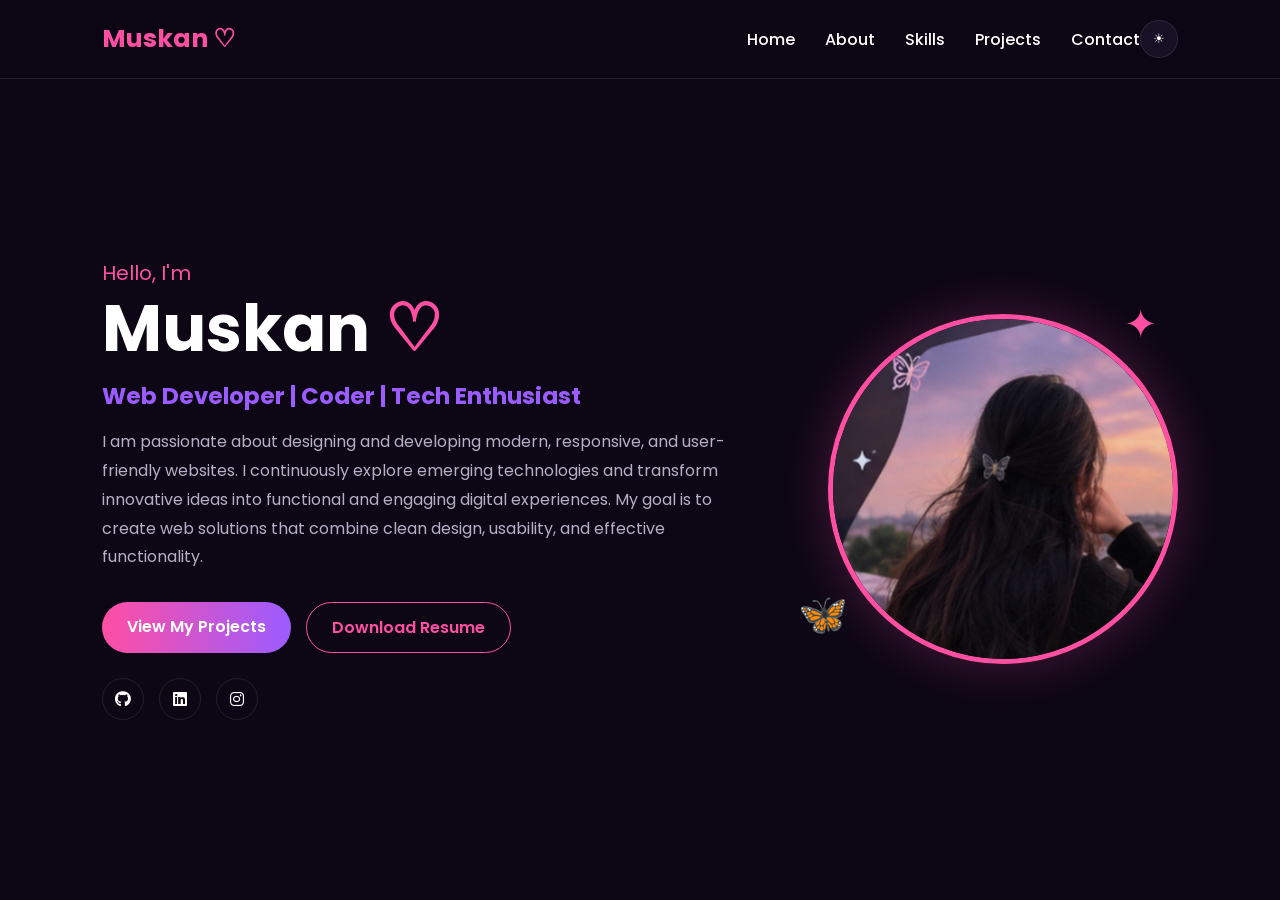
<file: index.html>
<!DOCTYPE html>
<html lang="en">
<head>
    <meta charset="UTF-8">
    <meta name="viewport" content="width=device-width, initial-scale=1.0">
    <title>Muskan ♡ | Home</title>

    <link rel="stylesheet" href="style.css">
    <link rel="stylesheet"
          href="https://cdnjs.cloudflare.com/ajax/libs/font-awesome/6.5.0/css/all.min.css">
</head>

<body>

<header>
    <div class="logo">Muskan ♡</div>

    <nav class="navbar" id="nav">

    <a href="index.html">Home</a>
    <a href="about.html">About</a>
    <a href="skills.html">Skills</a>
    <a href="projects.html">Projects</a>

    <a href="contact.html">Contact</a>

</nav>

    <div class="header-buttons">
        <button id="themeBtn">☀</button>
        <button id="menuBtn">☰</button>
    </div>
</header>

<main class="hero">

    <div class="hero-text">
        <p class="hello">Hello, I'm</p>

        <h1>Muskan <span>♡</span></h1>

        <h2>Web Developer | Coder | Tech Enthusiast</h2>

        <p>
            I am passionate about designing and developing modern, responsive, and user-friendly websites. I continuously explore emerging technologies and transform innovative ideas into functional and engaging digital experiences. My goal is to create web solutions that combine clean design, usability, and effective functionality.
        </p>

        <div class="hero-buttons">
            <a href="projects.html" class="btn">View My Projects</a>
            <a href="resume.pdf" class="btn outline" download>
                Download Resume
            </a>
        </div>

        <div class="socials">
            <a href="#"><i class="fab fa-github"></i></a>
            <a href="#"><i class="fab fa-linkedin"></i></a>
            <a href="#"><i class="fab fa-instagram"></i></a>
        </div>
    </div>

    <div class="hero-image">
        <img src="profile1.jpeg" alt="Muskan">
        <div class="sparkle">✦</div>
        <div class="butterfly">🦋</div>
    </div>

</main>

<script src="script.js"></script>
</body>
</html>
</file>
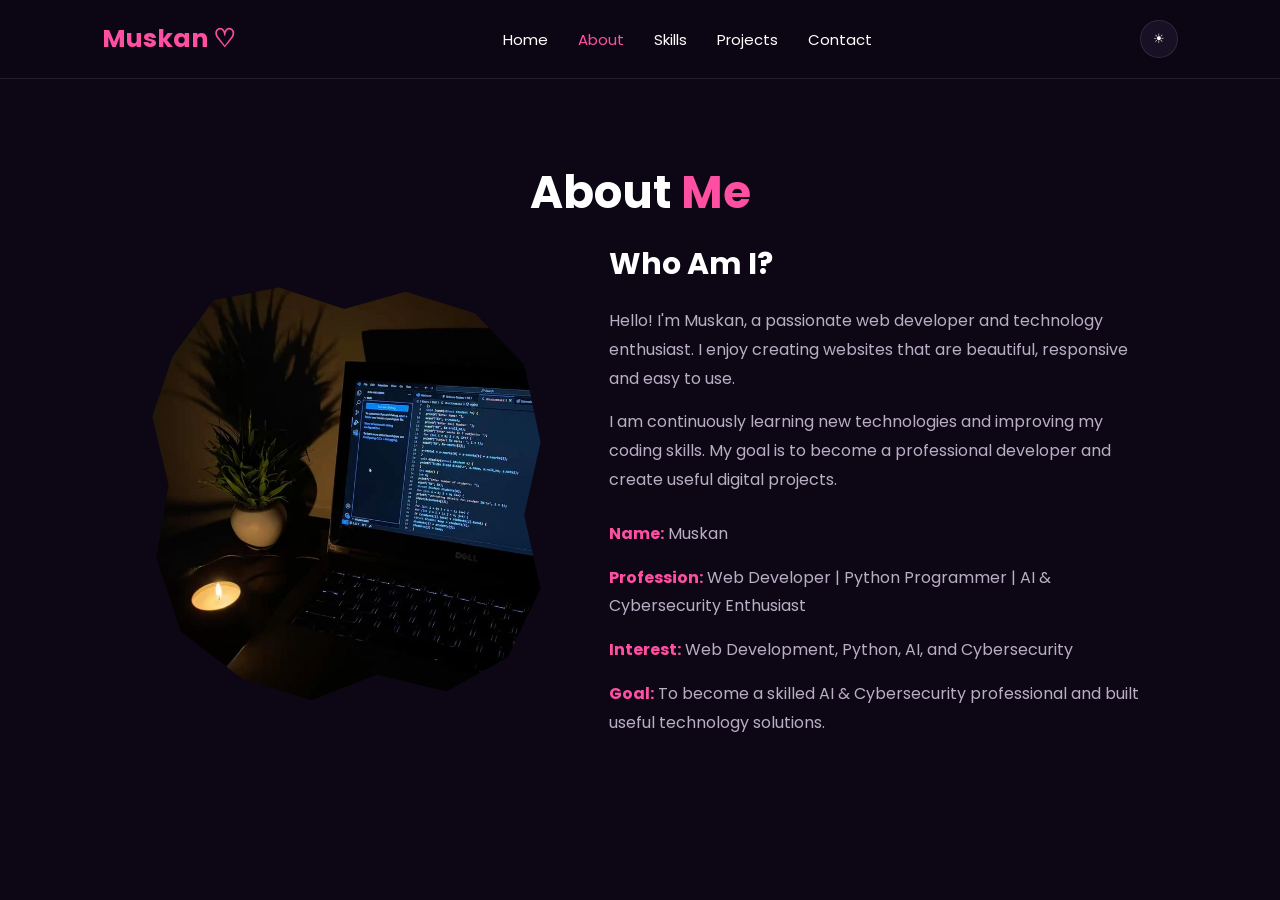
<file: about.html>
<!DOCTYPE html>
<html lang="en">
<head>
    <meta charset="UTF-8">
    <meta name="viewport" content="width=device-width, initial-scale=1.0">

    <title>Muskan ♡ | About</title>

    <link rel="stylesheet" href="style.css">
    <link rel="stylesheet"
          href="https://cdnjs.cloudflare.com/ajax/libs/font-awesome/6.5.0/css/all.min.css">
</head>

<body>

<header>
    <div class="logo">Muskan ♡</div>

    <nav id="nav">
        <a href="index.html">Home</a>
        <a href="about.html" class="active">About</a>
        <a href="skills.html">Skills</a>
        <a href="projects.html">Projects</a>
        <a href="contact.html">Contact</a>
    </nav>

    <div class="header-buttons">
        <button id="themeBtn">☀</button>
        <button id="menuBtn">☰</button>
    </div>
</header>

<section class="page-section">

    <h1 class="page-title">About <span>Me</span></h1>

    <div class="about-container">

        <div class="about-image">
            <img src="about.jpeg" alt="About Muskan">
        </div>

        <div class="about-text">

            <h2>Who Am I?</h2>

            <p>
                Hello! I'm Muskan, a passionate web developer and
                technology enthusiast. I enjoy creating websites that
                are beautiful, responsive and easy to use.
            </p>

            <p>
                I am continuously learning new technologies and improving
                my coding skills. My goal is to become a professional
                developer and create useful digital projects.
            </p>

            

            <div class="about-info">
                <p><strong>Name:</strong> Muskan</p>
                <p><strong>Profession:</strong> Web Developer | Python Programmer | AI & Cybersecurity Enthusiast</p>
                <p><strong>Interest:</strong> Web Development, Python, AI, and Cybersecurity</p>
                <p><strong>Goal:</strong> To become a skilled AI & Cybersecurity professional and built useful technology solutions.</p>
            </div>

        </div>

    </div>

</section>

<script src="script.js"></script>
</body>
</html>
</file>
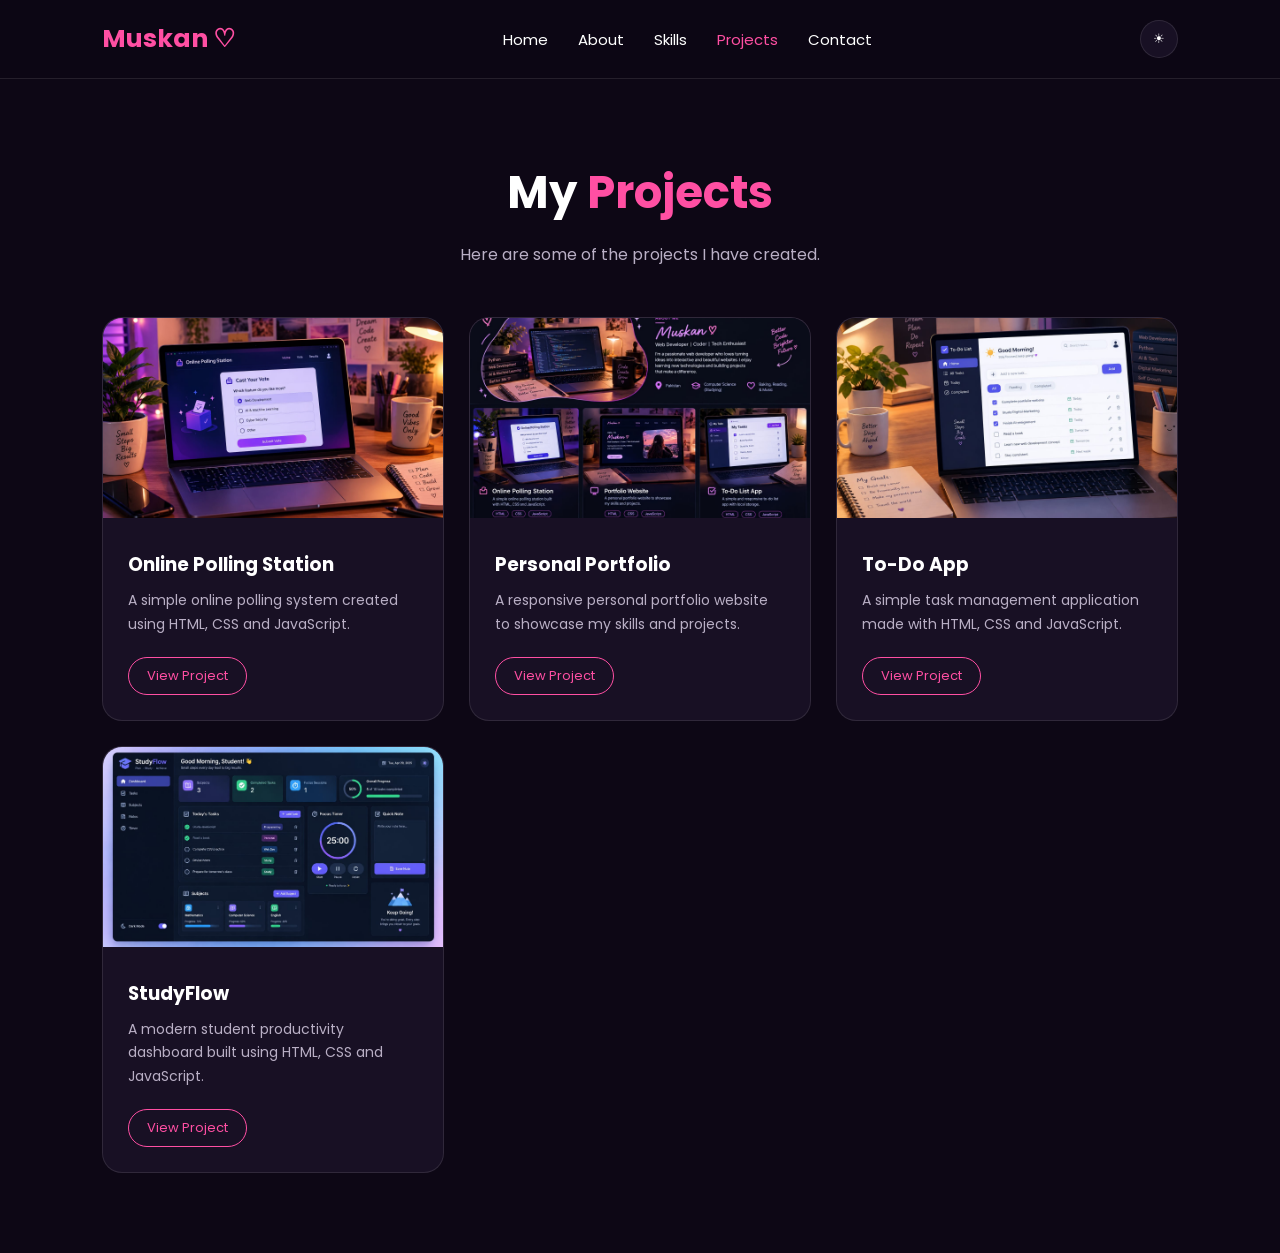
<file: projects.html>
<!DOCTYPE html>
<html lang="en">
<head>
    <meta charset="UTF-8">
    <meta name="viewport" content="width=device-width, initial-scale=1.0">

    <title>Muskan ♡ | Projects</title>

    <link rel="stylesheet" href="style.css">
    <link rel="stylesheet"
          href="https://cdnjs.cloudflare.com/ajax/libs/font-awesome/6.5.0/css/all.min.css">
</head>

<body>

<header>
    <div class="logo">Muskan ♡</div>

    <nav id="nav">
        <a href="index.html">Home</a>
        <a href="about.html">About</a>
        <a href="skills.html">Skills</a>
        <a href="projects.html" class="active">Projects</a>
        <a href="contact.html">Contact</a>
    </nav>

    <div class="header-buttons">
        <button id="themeBtn">☀</button>
        <button id="menuBtn">☰</button>
    </div>
</header>

<section class="page-section">

    <h1 class="page-title">My <span>Projects</span></h1>

    <p class="section-description">
        Here are some of the projects I have created.
    </p>

    <div class="projects-container">

        <div class="project-card">
            <img src="polling.jpeg" alt="Online Polling Station">

            <div class="project-content">
                <h3>Online Polling Station</h3>

                <p>
                    A simple online polling system created using
                    HTML, CSS and JavaScript.
                </p>

                <a href="https://muskan-dev01.github.io/online-polling-system/" class="small-btn">View Project</a>
            </div>
        </div>


        <div class="project-card">
            <img src="portfolio.jpeg" alt="Portfolio Website">

            <div class="project-content">
                <h3>Personal Portfolio</h3>

                <p>
                    A responsive personal portfolio website to
                    showcase my skills and projects.
                </p>

                <a href="index.html" class="small-btn">View Project</a>
            </div>
        </div>


        <div class="project-card">
            <img src="todo-list.jpeg" alt="Todo App">

            <div class="project-content">
                <h3>To-Do App</h3>

                <p>
                    A simple task management application made
                    with HTML, CSS and JavaScript.
                </p>
                <a href="https://muskan-dev01.github.io/todo-list/" class="small-btn">
                    View Project
                </a>
            </div>
        </div>
        <div class="project-card">
            <img src="study-flow.jpeg" alt="Study Flow">

            <div class="project-content">
                <h3>StudyFlow</h3>

                <p>
                    A modern student productivity dashboard built using HTML, CSS and JavaScript.
                </p>
                <a href="https://muskan-dev01.github.io/study-flow/" class="small-btn">
                    View Project
                </a>
            </div>

            
        </div>

    

</section>

<script src="script.js"></script>
</body>
</html>


</section>

<script src="script.js"></script>
</body>
</html>
</file>
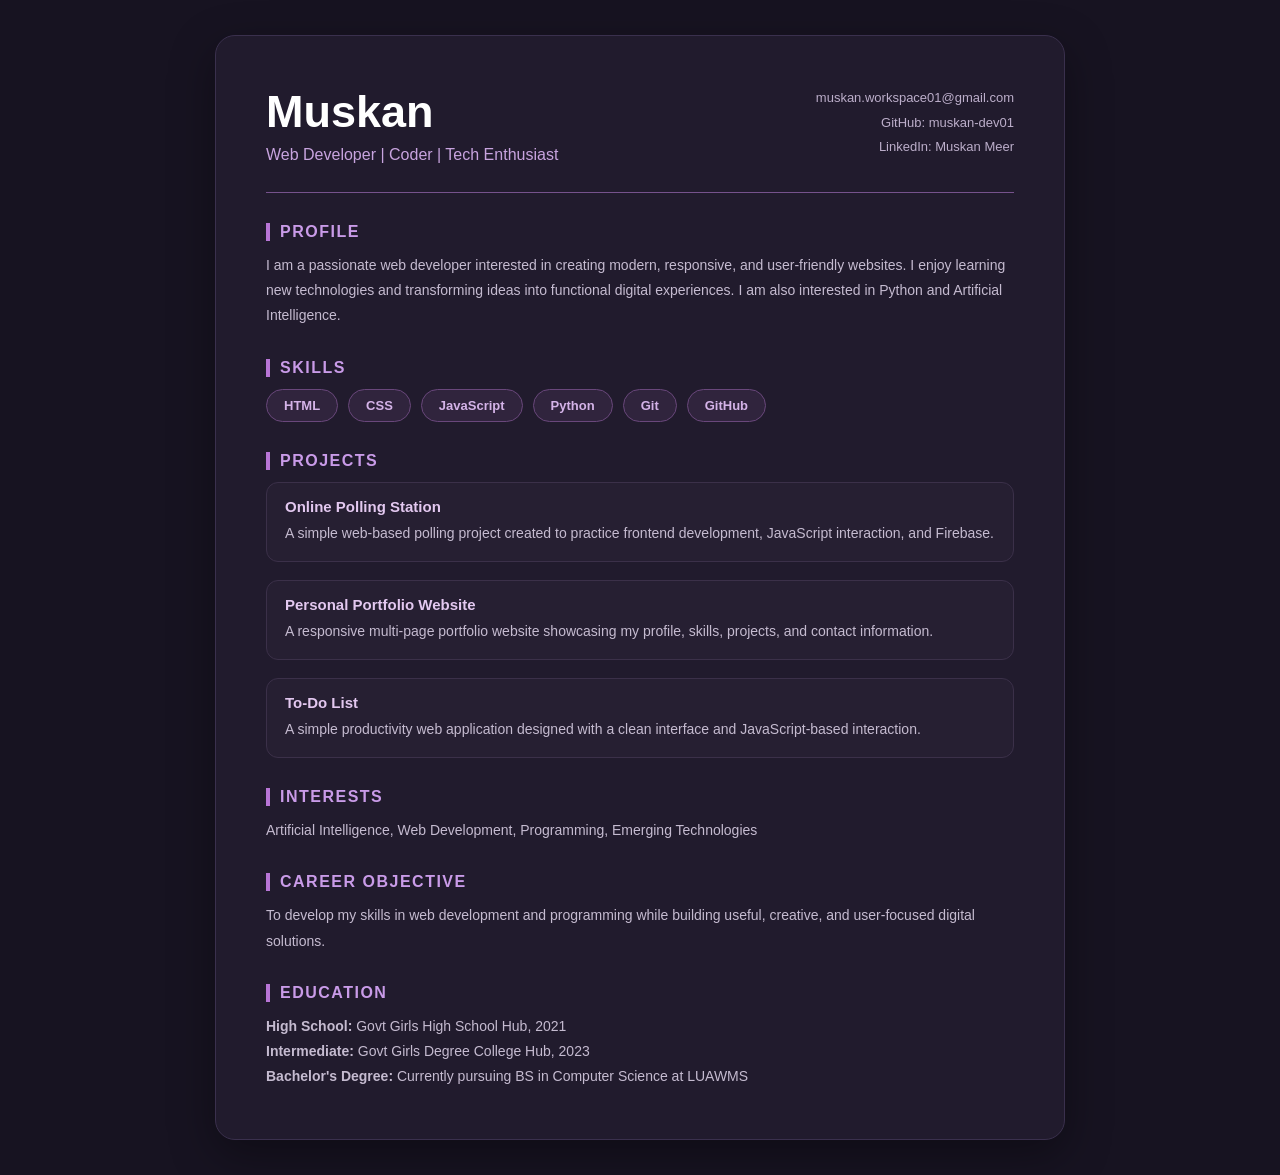
<file: resume.html>
<!DOCTYPE html>
<html lang="en">
<head>
    <meta charset="UTF-8">
    <meta name="viewport" content="width=device-width, initial-scale=1.0">

    <title>Muskan | Resume</title>

    <link rel="stylesheet" href="resume.css">
</head>

<body>

<div class="resume">

    <!-- HEADER -->
    <header class="resume-header">
        <div>
            <h1>Muskan</h1>
            <h2>Web Developer | Coder | Tech Enthusiast</h2>
        </div>

        <div class="contact">
            <p>muskan.workspace01@gmail.com</p>
            <p>GitHub: muskan-dev01</p>
            <p>LinkedIn: Muskan Meer</p>
        </div>
    </header>


    <!-- PROFILE -->
    <section>
        <h3>Profile</h3>

        <p>
            I am a passionate web developer interested in creating modern,
            responsive, and user-friendly websites. I enjoy learning new
            technologies and transforming ideas into functional digital
            experiences. I am also interested in Python and Artificial
            Intelligence.
        </p>
    </section>


    <!-- SKILLS -->
    <section>
        <h3>Skills</h3>

        <div class="skills">
            <span>HTML</span>
            <span>CSS</span>
            <span>JavaScript</span>
            <span>Python</span>
            <span>Git</span>
            <span>GitHub</span>
        </div>
    </section>


    <!-- PROJECTS -->
    <section>
        <h3>Projects</h3>

        <div class="project">
            <h4>Online Polling Station</h4>
            <p>
                A simple web-based polling project created to practice
                frontend development, JavaScript interaction, and Firebase.
            </p>
        </div>

        <div class="project">
            <h4>Personal Portfolio Website</h4>
            <p>
                A responsive multi-page portfolio website showcasing my
                profile, skills, projects, and contact information.
            </p>
        </div>

        <div class="project">
            <h4>To-Do List</h4>
            <p>
                A simple productivity web application designed with a clean
                interface and JavaScript-based interaction.
            </p>
        </div>
    </section>


    <!-- INTERESTS -->
    <section>
        <h3>Interests</h3>

        <p>
            Artificial Intelligence, Web Development, Programming,
            Emerging Technologies
        </p>
    </section>


    <!-- OBJECTIVE -->
    <section>
        <h3>Career Objective</h3>

        <p>
            To develop my skills in web development and programming while
            building useful, creative, and user-focused digital solutions.
        </p>
    </section>


    <!-- EDUCATION -->
    <section>
        <h3>Education</h3>

        <p>
            <strong>High School:</strong> Govt Girls High School Hub, 2021<br>
            <strong>Intermediate:</strong> Govt Girls Degree College Hub, 2023<br>
            <strong>Bachelor's Degree:</strong> Currently pursuing BS in Computer Science at LUAWMS<br>
        </p>
    </section>

</div>

</body>
</html>
</file>
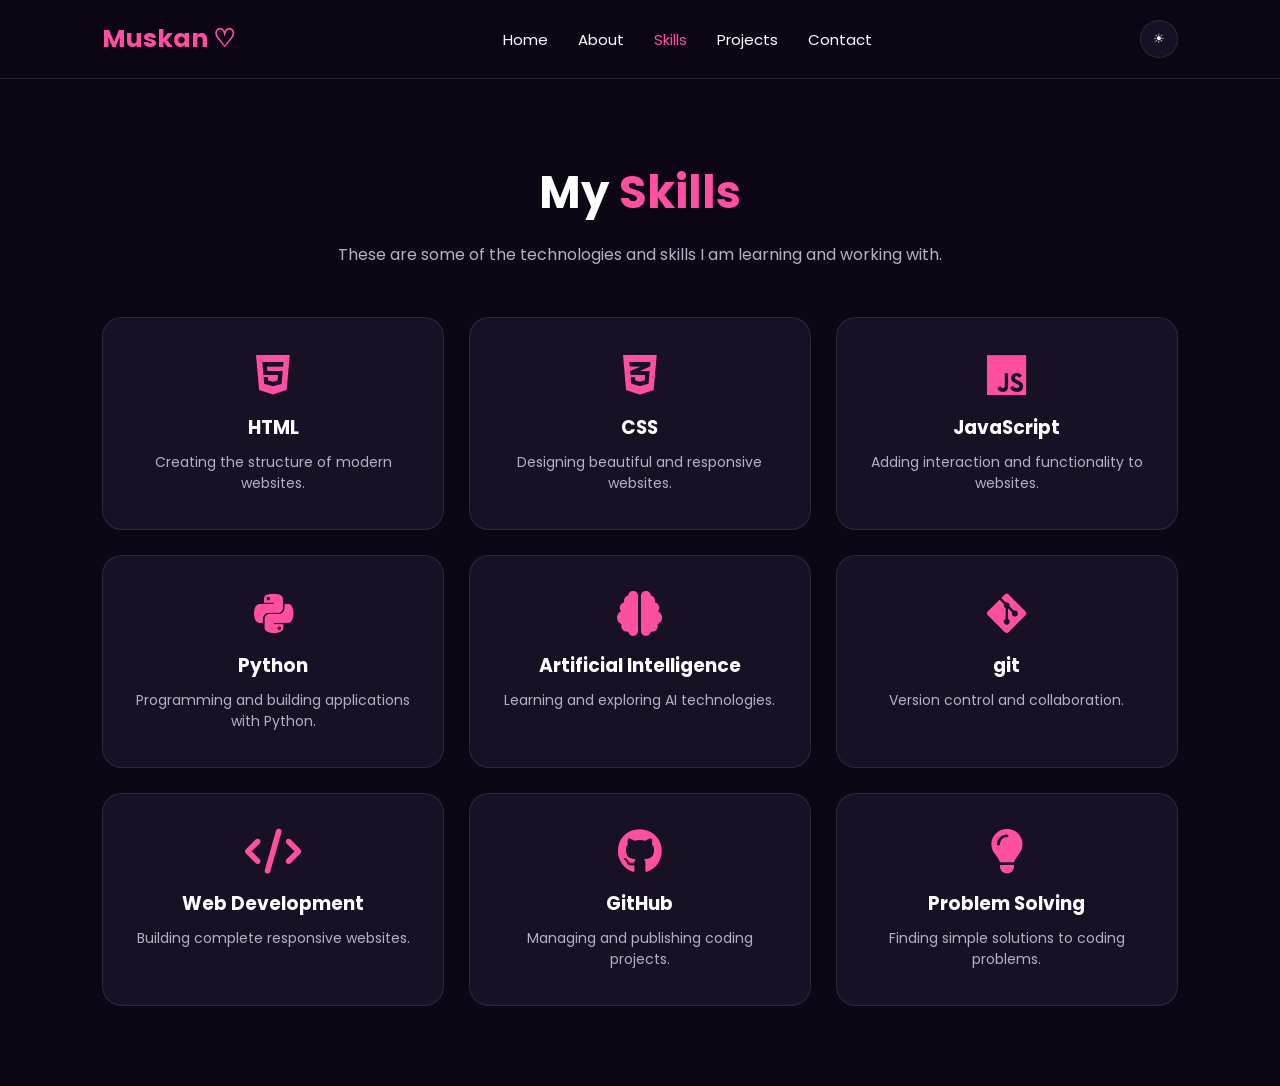
<file: skills.html>
<!DOCTYPE html>
<html lang="en">
<head>
    <meta charset="UTF-8">
    <meta name="viewport" content="width=device-width, initial-scale=1.0">

    <title>Muskan ♡ | Skills</title>

    <link rel="stylesheet" href="style.css">
    <link rel="stylesheet"
          href="https://cdnjs.cloudflare.com/ajax/libs/font-awesome/6.5.0/css/all.min.css">
</head>

<body>

<header>
    <div class="logo">Muskan ♡</div>

    <nav id="nav">
        <a href="index.html">Home</a>
        <a href="about.html">About</a>
        <a href="skills.html" class="active">Skills</a>
        <a href="projects.html">Projects</a>
        <a href="contact.html">Contact</a>
    </nav>

    <div class="header-buttons">
        <button id="themeBtn">☀</button>
        <button id="menuBtn">☰</button>
    </div>
</header>

<section class="page-section">

    <h1 class="page-title">My <span>Skills</span></h1>

    <p class="section-description">
        These are some of the technologies and skills I am learning
        and working with.
    </p>

    <div class="skills-container">

        <div class="skill-card">
            <i class="fab fa-html5"></i>
            <h3>HTML</h3>
            <p>Creating the structure of modern websites.</p>
        </div>

        <div class="skill-card">
            <i class="fab fa-css3-alt"></i>
            <h3>CSS</h3>
            <p>Designing beautiful and responsive websites.</p>
        </div>

        <div class="skill-card">
            <i class="fab fa-js"></i>
            <h3>JavaScript</h3>
            <p>Adding interaction and functionality to websites.</p>
        </div>

        <div class="skill-card">
            <i class="fab fa-python"></i>
            <h3>Python</h3>
            <p>Programming and building applications with Python.</p>
        </div>

        <div class="skill-card">
            <i class="fas fa-brain"></i>
            <h3>Artificial Intelligence</h3>
            <p>Learning and exploring AI technologies.</p>
        </div>

        <div class="skill-card">
            <i class="fab fa-git-alt"></i>
            <h3>git</h3>
            <p>Version control and collaboration.</p>
        </div>

        <div class="skill-card">
            <i class="fas fa-code"></i>
            <h3>Web Development</h3>
            <p>Building complete responsive websites.</p>
        </div>

        <div class="skill-card">
            <i class="fab fa-github"></i>
            <h3>GitHub</h3>
            <p>Managing and publishing coding projects.</p>
        </div>

        <div class="skill-card">
            <i class="fas fa-lightbulb"></i>
            <h3>Problem Solving</h3>
            <p>Finding simple solutions to coding problems.</p>
        </div>

    </div>

</section>

<script src="script.js"></script>
</body>
</html>
</file>
<file: style.css>
@import url('https://fonts.googleapis.com/css2?family=Poppins:wght@300;400;500;600;700&display=swap');

* {
    margin: 0;
    padding: 0;
    box-sizing: border-box;
    font-family: 'Poppins', sans-serif;
}

:root {
    --bg: #0d0715;
    --card: #181024;
    --text: #ffffff;
    --muted: #b9afc5;
    --pink: #ff4fa3;
    --purple: #9b5cff;
    --border: rgba(255,255,255,0.1);
}

body {
    background: var(--bg);
    color: var(--text);
    min-height: 100vh;
    transition: 0.3s;
}

body.light {
    --bg: #faf7ff;
    --card: #ffffff;
    --text: #21152d;
    --muted: #665d6d;
    --border: rgba(0,0,0,0.1);
}

/* HEADER */

header {
    width: 100%;
    padding: 20px 8%;
    display: flex;
    justify-content: space-between;
    align-items: center;
    border-bottom: 1px solid var(--border);
    position: sticky;
    top: 0;
    z-index: 1000;
    background: rgba(13,7,21,0.9);
    backdrop-filter: blur(10px);
}

body.light header {
    background: rgba(250,247,255,0.9);
}

.logo {
    font-size: 25px;
    font-weight: 700;
    color: var(--pink);
}

nav {
    display: flex;
    gap: 30px;
}

nav a {
    color: var(--text);
    text-decoration: none;
    font-size: 15px;
    transition: 0.3s;
}

nav a:hover,
nav a.active {
    color: var(--pink);
}

.header-buttons {
    display: flex;
    gap: 10px;
}

.header-buttons button {
    background: var(--card);
    color: var(--text);
    border: 1px solid var(--border);
    width: 38px;
    height: 38px;
    border-radius: 50%;
    cursor: pointer;
}

#menuBtn {
    display: none;
}

/* HOME */

.hero {
    min-height: calc(100vh - 80px);
    padding: 70px 8%;
    display: flex;
    align-items: center;
    justify-content: space-between;
    gap: 50px;
}

.hero-text {
    max-width: 650px;
}

.hello {
    color: var(--pink);
    font-size: 20px;
    margin-bottom: 5px;
}

.hero h1 {
    font-size: 65px;
    line-height: 1.1;
}

.hero h1 span,
.page-title span {
    color: var(--pink);
}

.hero h2 {
    margin: 15px 0;
    color: var(--purple);
    font-size: 23px;
}

.hero p:not(.hello) {
    color: var(--muted);
    line-height: 1.8;
}

.hero-buttons {
    margin-top: 30px;
    display: flex;
    gap: 15px;
    flex-wrap: wrap;
}

.btn {
    display: inline-block;
    text-decoration: none;
    padding: 12px 25px;
    border-radius: 30px;
    border: none;
    cursor: pointer;
    background: linear-gradient(90deg, var(--pink), var(--purple));
    color: white;
    font-weight: 600;
    transition: 0.3s;
}

.btn:hover {
    transform: translateY(-3px);
}

.btn.outline {
    background: transparent;
    border: 1px solid var(--pink);
    color: var(--pink);
}

.socials {
    display: flex;
    gap: 15px;
    margin-top: 25px;
}

.socials a {
    width: 42px;
    height: 42px;
    border-radius: 50%;
    border: 1px solid var(--border);
    display: flex;
    justify-content: center;
    align-items: center;
    color: var(--text);
    text-decoration: none;
    transition: 0.3s;
}

.socials a:hover {
    color: var(--pink);
    border-color: var(--pink);
}

.hero-image {
    width: 350px;
    height: 350px;
    position: relative;
}

.hero-image img {
    width: 100%;
    height: 100%;
    object-fit: cover;
    border-radius: 50%;
    border: 5px solid var(--pink);
    box-shadow: 0 0 50px rgba(255,79,163,0.25);
}

.sparkle {
    position: absolute;
    top: -20px;
    right: 20px;
    font-size: 40px;
    color: var(--pink);
}

.butterfly {
    position: absolute;
    bottom: 20px;
    left: -30px;
    font-size: 40px;
}

/* GENERAL PAGE */

.page-section {
    min-height: calc(100vh - 80px);
    padding: 80px 8%;
}

.page-title {
    text-align: center;
    font-size: 45px;
    margin-bottom: 15px;
}

.section-description {
    text-align: center;
    color: var(--muted);
    margin-bottom: 50px;
}

/* ABOUT */

.about-container {
    max-width: 1000px;
    margin: auto;
    display: grid;
    grid-template-columns: 1fr 1.3fr;
    gap: 60px;
    align-items: center;
}

.about-image img {
    width: 100%;
    max-width: 560px;
    height: 430px;
    object-fit: cover;

    clip-path: polygon(
        8% 18%,
        18% 5%,
        34% 2%,
        50% 7%,
        65% 3%,
        82% 8%,
        94% 20%,
        98% 38%,
        94% 55%,
        98% 72%,
        90% 88%,
        75% 96%,
        58% 92%,
        42% 98%,
        25% 93%,
        10% 82%,
        4% 65%,
        7% 48%,
        3% 32%
    );

    border: 3px solid #c76cff;
    box-shadow: 0 0 35px rgba(199, 108, 255, 0.35);
}
.about-text h2 {
    font-size: 30px;
    margin-bottom: 20px;
}

.about-text p {
    color: var(--muted);
    line-height: 1.8;
    margin-bottom: 15px;
}

.about-info {
    margin-top: 25px;
}

.about-info strong {
    color: var(--pink);
}

/* SKILLS */

.skills-container {
    max-width: 1100px;
    margin: auto;
    display: grid;
    grid-template-columns: repeat(3, 1fr);
    gap: 25px;
}

.skill-card {
    background: var(--card);
    border: 1px solid var(--border);
    padding: 35px 25px;
    text-align: center;
    border-radius: 20px;
    transition: 0.3s;
}

.skill-card:hover {
    transform: translateY(-8px);
    border-color: var(--pink);
}

.skill-card i {
    font-size: 45px;
    color: var(--pink);
    margin-bottom: 15px;
}

.skill-card h3 {
    margin-bottom: 10px;
}

.skill-card p {
    color: var(--muted);
    font-size: 14px;
}

/* PROJECTS */

.projects-container {
    max-width: 1100px;
    margin: auto;
    display: grid;
    grid-template-columns: repeat(3, 1fr);
    gap: 25px;
}

.project-card {
    overflow: hidden;
    background: var(--card);
    border: 1px solid var(--border);
    border-radius: 20px;
    transition: 0.3s;
}

.project-card:hover {
    transform: translateY(-8px);
    border-color: var(--pink);
}

.project-card img {
    width: 100%;
    height: 200px;
    object-fit: cover;
}

.project-content {
    padding: 25px;
}

.project-content h3 {
    margin-bottom: 10px;
}

.project-content p {
    color: var(--muted);
    font-size: 14px;
    line-height: 1.7;
    margin-bottom: 20px;
}

.small-btn {
    display: inline-block;
    color: var(--pink);
    text-decoration: none;
    border: 1px solid var(--pink);
    padding: 8px 18px;
    border-radius: 20px;
    font-size: 13px;
}

/* CONTACT */

.contact-container {
    max-width: 1000px;
    margin: auto;
    display: grid;
    grid-template-columns: 1fr 1fr;
    gap: 50px;
}

.contact-info h2 {
    font-size: 30px;
    margin-bottom: 15px;
}

.contact-info > p {
    color: var(--muted);
    line-height: 1.8;
    margin-bottom: 30px;
}

.contact-item a {
    color: #b89ad9;
    text-decoration: none;
}

.contact-item i {
    color: var(--pink);
    font-size: 20px;
}

form {
    display: flex;
    flex-direction: column;
    gap: 15px;
}

form input,
form textarea {
    width: 100%;
    padding: 14px 18px;
    border-radius: 10px;
    border: 1px solid var(--border);
    outline: none;
    background: var(--card);
    color: var(--text);
    resize: none;
}

form input:focus,
form textarea:focus {
    border-color: var(--pink);
}

/* MOBILE */

@media (max-width: 850px) {

    #menuBtn {
        display: block;
    }

    nav {
        position: absolute;
        top: 79px;
        left: 0;
        width: 100%;
        background: var(--card);
        display: none;
        flex-direction: column;
        padding: 25px;
        text-align: center;
    }

    nav.open {
        display: flex;
    }

    .hero {
        flex-direction: column-reverse;
        text-align: center;
        padding-top: 50px;
    }

    .hero h1 {
        font-size: 48px;
    }

    .hero-buttons,
    .socials {
        justify-content: center;
    }

    .hero-image {
        width: 270px;
        height: 270px;
    }

    .about-container,
    .contact-container {
        grid-template-columns: 1fr;
    }

    .skills-container,
    .projects-container {
        grid-template-columns: 1fr 1fr;
    }
}

@media (max-width: 850px) {

    #menuBtn {
        display: block;
    }

    .navbar {
        position: absolute;
        top: 79px;
        left: 0;
        width: 100%;
        background: var(--card);
        display: none;
        flex-direction: column;
        padding: 25px;
        text-align: center;
        gap: 25px;
    }
}
    .navbar.open {
        display: flex;
    }

/* Navigation */
.navbar {
    display: flex;
    align-items: center;
    justify-content: center;
    gap: 30px;
    margin-left: auto;
}

.navbar a {
    color: white;
    text-decoration: none;
    font-size: 16px;
    font-weight: 500;
    cursor: pointer;
    transition: 0.3s ease;
}

.navbar a:hover {
    color: #ff6ee6;
    text-shadow: 0 0 10px #ff6ee6;
}

.navbar a:active {
    color: #ff6ee6;
}           

@media (max-width: 850px) {

    .navbar {
        display: none !important;
        position: absolute;
        top: 79px;
        left: 0;
        width: 100%;
        background: var(--card);
        flex-direction: column;
        padding: 25px;
        text-align: center;
        gap: 25px;
    }

    .navbar.open {
        display: flex !important;
    }

    #menuBtn {
        display: block;
    }
}

/* MOBILE MENU FIX */
@media (max-width: 850px) {

    header .navbar {
        display: none;
        position: absolute;
        top: 79px;
        left: 0;
        width: 100%;
        background: var(--card);
        flex-direction: column;
        align-items: center;
        gap: 20px;
        padding: 25px;
    }

    header .navbar.open {
        display: flex;
    }

    #menuBtn {
        display: block;
    }
}

/* NAVIGATION */

.navbar {
    display: flex;
    align-items: center;
    justify-content: center;
    gap: 30px;
    margin-left: auto;
}

.navbar a {
    color: var(--text);
    text-decoration: none;
    font-size: 16px;
    font-weight: 500;
    cursor: pointer;
    transition: 0.3s ease;
}

.navbar a:hover {
    color: #ff6ee6;
    text-shadow: 0 0 10px #ff6ee6;
}

.navbar a:active {
    color: #ff6ee6;
}


/* MOBILE NAVIGATION */

@media (max-width: 850px) {

    .navbar {
        display: none;
        position: absolute;
        top: 79px;
        left: 0;
        width: 100%;
        background: var(--card);
        flex-direction: column;
        align-items: center;
        gap: 20px;
        padding: 25px;
        margin-left: 0;
    }

    .navbar.open {
        display: flex;
    }

    #menuBtn {
        display: block;
    }
}
</file>
<file: resume.css>
* {
    margin: 0;
    padding: 0;
    box-sizing: border-box;
}

body {
    font-family: Arial, sans-serif;
    background: #171321;
    color: #f5efff;
    padding: 35px;
}

/* Main Resume */

.resume {
    max-width: 850px;
    margin: auto;
    background: #211b2d;
    padding: 50px;
    border: 1px solid #3a304d;
    border-radius: 20px;
    box-shadow: 0 15px 45px rgba(0, 0, 0, 0.35);
}


/* Header */

.resume-header {
    display: flex;
    justify-content: space-between;
    gap: 30px;
    padding-bottom: 28px;
    border-bottom: 1px solid #76528c;
}

.resume-header h1 {
    font-size: 45px;
    color: #ffffff;
    margin-bottom: 8px;
}

.resume-header h2 {
    font-size: 16px;
    font-weight: 500;
    color: #c8a4df;
}


/* Contact */

.contact {
    text-align: right;
    font-size: 13px;
    line-height: 1.9;
    color: #bcaeca;
}


/* Sections */

section {
    margin-top: 30px;
}

section h3 {
    font-size: 16px;
    color: #c99be8;
    text-transform: uppercase;
    letter-spacing: 1.5px;
    margin-bottom: 12px;

    border-left: 4px solid #b875d6;
    padding-left: 10px;
}

section p {
    font-size: 14px;
    line-height: 1.8;
    color: #c5bbd0;
}


/* Skills */

.skills {
    display: flex;
    flex-wrap: wrap;
    gap: 10px;
}

.skills span {
    padding: 8px 17px;
    border-radius: 20px;

    background: #30243d;
    border: 1px solid #69477b;

    color: #d4b3e8;
    font-size: 13px;
    font-weight: 600;

    transition: 0.3s;
}

.skills span:hover {
    background: #3b2b4b;
    border-color: #a76ac5;
}


/* Projects */

.project {
    margin-bottom: 18px;
    padding: 15px 18px;

    background: #261f32;
    border-radius: 12px;
    border: 1px solid #3b3049;
}

.project h4 {
    font-size: 15px;
    color: #e3c8f0;
    margin-bottom: 6px;
}


/* Print */

@media print {

    body {
        background: white;
        padding: 0;
    }

    .resume {
        max-width: 100%;
        box-shadow: none;
        border: none;
    }
}


/* Mobile */

@media (max-width: 650px) {

    body {
        padding: 10px;
    }

    .resume {
        padding: 30px 22px;
        border-radius: 12px;
    }

    .resume-header {
        flex-direction: column;
    }

    .contact {
        text-align: left;
    }

    .resume-header h1 {
        font-size: 36px;
    }
}
</file>
